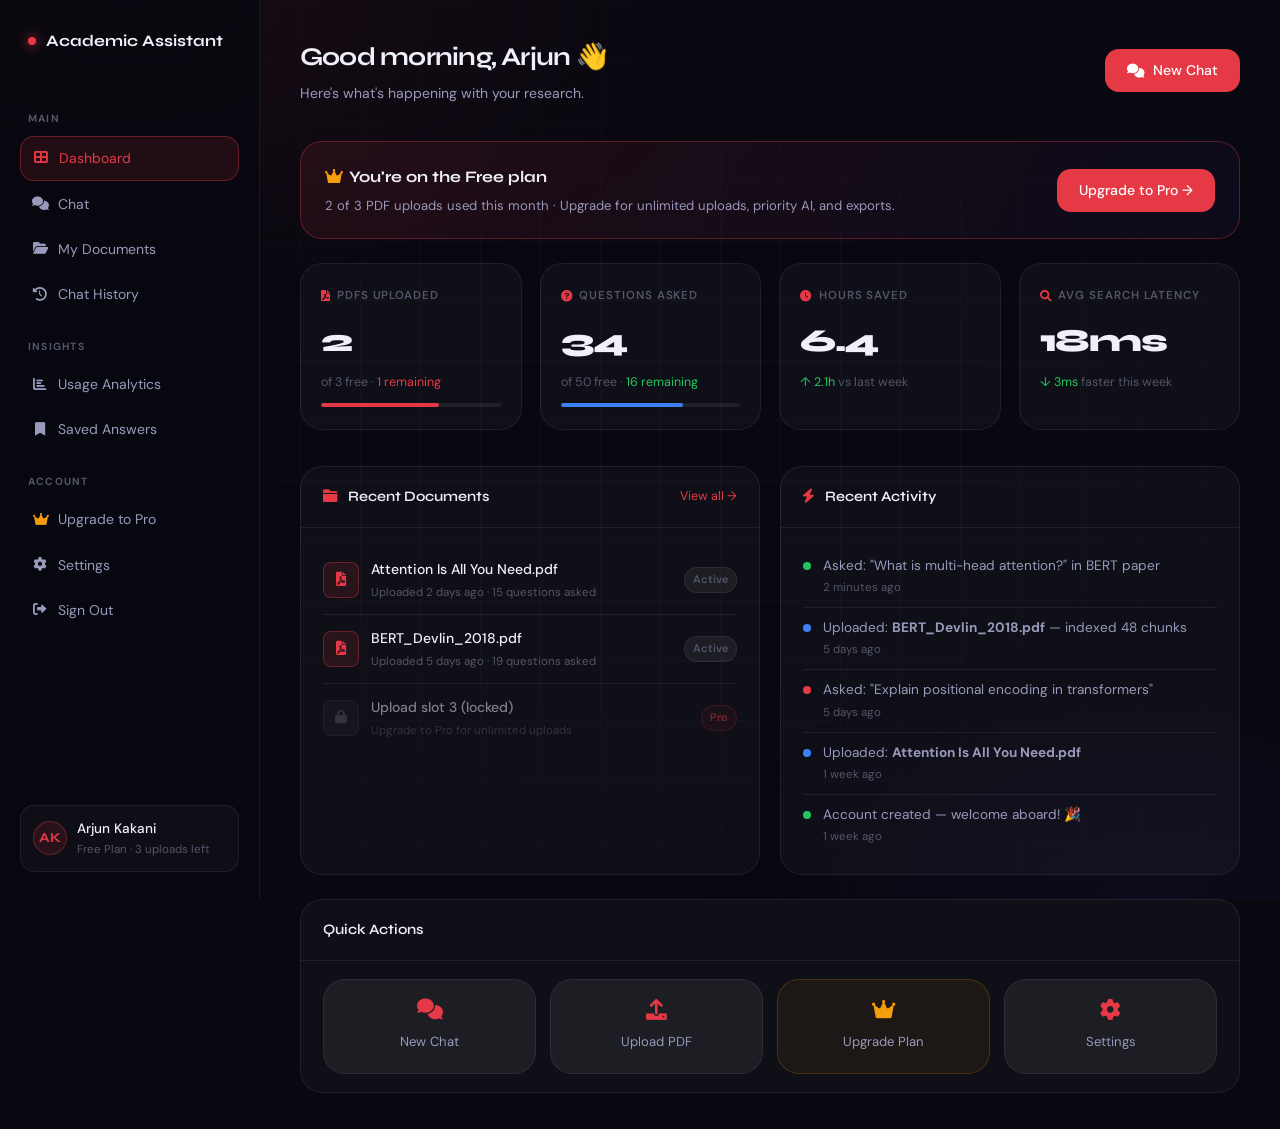
<file: backend/frontend/dashboard.html>
<!DOCTYPE html>
<html lang="en">
<head>
  <meta charset="UTF-8">
  <meta name="viewport" content="width=device-width, initial-scale=1.0">
  <title>Dashboard · Smart Academic Assistant</title>
  <link href="https://fonts.googleapis.com/css2?family=Syne:wght@400;500;600;700;800&family=DM+Sans:ital,opsz,wght@0,9..40,300;0,9..40,400;0,9..40,500;1,9..40,300&display=swap" rel="stylesheet">
  <link rel="stylesheet" href="https://cdnjs.cloudflare.com/ajax/libs/font-awesome/6.0.0/css/all.min.css">
  <link rel="stylesheet" href="css/style.css">
  <style>
    .dashboard {
      display: grid;
      grid-template-columns: 260px 1fr;
      min-height: 100vh;
      position: relative;
      z-index: 1;
    }

    /* Sidebar */
    .sidebar {
      background: rgba(8,8,16,0.9);
      border-right: 1px solid var(--border);
      display: flex;
      flex-direction: column;
      padding: 28px 20px;
      position: sticky;
      top: 0;
      height: 100vh;
      overflow-y: auto;
    }

    .sidebar-logo {
      display: flex;
      align-items: center;
      gap: 10px;
      font-family: var(--font-head);
      font-size: 1rem;
      font-weight: 700;
      margin-bottom: 36px;
      padding: 0 8px;
    }

    .sidebar-section {
      font-size: 0.65rem;
      font-weight: 700;
      letter-spacing: 0.12em;
      text-transform: uppercase;
      color: var(--text-3);
      padding: 0 8px;
      margin: 20px 0 8px;
    }

    .sidebar-link {
      display: flex;
      align-items: center;
      gap: 10px;
      padding: 10px 12px;
      border-radius: var(--r);
      font-size: 0.875rem;
      color: var(--text-2);
      transition: all 0.2s;
      cursor: pointer;
      margin-bottom: 2px;
    }

    .sidebar-link:hover {
      background: var(--surface2);
      color: var(--text);
    }

    .sidebar-link.active {
      background: var(--red-dim);
      color: var(--red);
      border: 1px solid var(--red-border);
    }

    .sidebar-link i { width: 16px; text-align: center; font-size: 0.85rem; }

    .sidebar-spacer { flex: 1; }

    .sidebar-user {
      display: flex;
      align-items: center;
      gap: 10px;
      padding: 12px;
      background: var(--surface);
      border: 1px solid var(--border);
      border-radius: var(--r);
      cursor: pointer;
      transition: border-color 0.2s;
    }

    .sidebar-user:hover { border-color: var(--border2); }

    .user-avatar {
      width: 34px;
      height: 34px;
      border-radius: 50%;
      background: var(--red-dim);
      border: 1px solid var(--red-border);
      display: flex;
      align-items: center;
      justify-content: center;
      font-family: var(--font-head);
      font-size: 0.85rem;
      font-weight: 700;
      color: var(--red);
      flex-shrink: 0;
    }

    .user-info { flex: 1; min-width: 0; }
    .user-name { font-size: 0.85rem; font-weight: 500; white-space: nowrap; overflow: hidden; text-overflow: ellipsis; }
    .user-plan { font-size: 0.72rem; color: var(--text-3); }
    .user-plan.premium { color: #f59e0b; }

    /* Main content */
    .dash-main {
      padding: 36px 40px;
      overflow-y: auto;
    }

    .dash-header {
      display: flex;
      align-items: center;
      justify-content: space-between;
      margin-bottom: 36px;
    }

    .dash-header h1 {
      font-family: var(--font-head);
      font-size: 1.6rem;
      font-weight: 700;
      letter-spacing: -0.03em;
    }

    /* Stats row */
    .stats-row {
      display: grid;
      grid-template-columns: repeat(4, 1fr);
      gap: 18px;
      margin-bottom: 36px;
    }

    .stat-card {
      background: var(--surface);
      border: 1px solid var(--border);
      border-radius: var(--r2);
      padding: 22px 20px;
      transition: border-color 0.2s;
    }

    .stat-card:hover { border-color: var(--border2); }

    .stat-card-label {
      font-size: 0.72rem;
      font-weight: 600;
      letter-spacing: 0.08em;
      text-transform: uppercase;
      color: var(--text-3);
      margin-bottom: 10px;
      display: flex;
      align-items: center;
      gap: 6px;
    }

    .stat-card-label i { color: var(--red); }

    .stat-card-value {
      font-family: var(--font-head);
      font-size: 2rem;
      font-weight: 800;
      letter-spacing: -0.04em;
      margin-bottom: 4px;
    }

    .stat-card-sub {
      font-size: 0.78rem;
      color: var(--text-3);
    }

    .stat-card-sub .up { color: #22c55e; }
    .stat-card-sub .down { color: var(--red); }

    /* Usage bar */
    .usage-bar-wrap {
      margin-top: 10px;
    }

    .usage-bar {
      height: 4px;
      background: var(--border);
      border-radius: 4px;
      overflow: hidden;
    }

    .usage-fill {
      height: 100%;
      border-radius: 4px;
      background: var(--red);
    }

    /* Two column layout */
    .dash-cols {
      display: grid;
      grid-template-columns: 1fr 1fr;
      gap: 20px;
      margin-bottom: 24px;
    }

    /* Section card */
    .dash-card {
      background: var(--surface);
      border: 1px solid var(--border);
      border-radius: var(--r2);
      overflow: hidden;
    }

    .dash-card-head {
      padding: 18px 22px;
      border-bottom: 1px solid var(--border);
      display: flex;
      align-items: center;
      justify-content: space-between;
    }

    .dash-card-head h3 {
      font-family: var(--font-head);
      font-size: 0.9rem;
      font-weight: 600;
    }

    .dash-card-body { padding: 18px 22px; }

    /* Document list */
    .doc-row {
      display: flex;
      align-items: center;
      gap: 12px;
      padding: 12px 0;
      border-bottom: 1px solid var(--border);
      transition: background 0.15s;
      cursor: pointer;
    }

    .doc-row:last-child { border-bottom: none; }
    .doc-row:hover { background: rgba(255,255,255,0.02); margin: 0 -22px; padding: 12px 22px; }

    .doc-icon {
      width: 36px;
      height: 36px;
      border-radius: 8px;
      background: var(--red-dim);
      border: 1px solid var(--red-border);
      display: flex;
      align-items: center;
      justify-content: center;
      color: var(--red);
      font-size: 0.85rem;
      flex-shrink: 0;
    }

    .doc-info { flex: 1; min-width: 0; }
    .doc-name { font-size: 0.875rem; font-weight: 500; white-space: nowrap; overflow: hidden; text-overflow: ellipsis; }
    .doc-meta { font-size: 0.72rem; color: var(--text-3); margin-top: 2px; }

    .doc-tag {
      font-size: 0.68rem;
      font-weight: 600;
      padding: 3px 8px;
      border-radius: 40px;
      background: var(--surface2);
      color: var(--text-3);
      border: 1px solid var(--border);
    }

    /* Activity feed */
    .activity-item {
      display: flex;
      align-items: flex-start;
      gap: 12px;
      padding: 10px 0;
      border-bottom: 1px solid var(--border);
    }

    .activity-item:last-child { border-bottom: none; }

    .activity-dot {
      width: 8px;
      height: 8px;
      border-radius: 50%;
      background: var(--red);
      margin-top: 6px;
      flex-shrink: 0;
    }

    .activity-dot.green { background: #22c55e; }
    .activity-dot.blue { background: #3b82f6; }

    .activity-text { font-size: 0.85rem; color: var(--text-2); line-height: 1.5; }
    .activity-time { font-size: 0.72rem; color: var(--text-3); margin-top: 2px; }

    /* Upgrade banner */
    .upgrade-banner {
      background: linear-gradient(120deg, rgba(230,57,70,0.1), rgba(100,60,200,0.06));
      border: 1px solid var(--red-border);
      border-radius: var(--r2);
      padding: 22px 24px;
      display: flex;
      align-items: center;
      justify-content: space-between;
      gap: 20px;
      margin-bottom: 24px;
    }

    .upgrade-banner-text h4 {
      font-family: var(--font-head);
      font-size: 1rem;
      font-weight: 700;
      margin-bottom: 4px;
    }

    .upgrade-banner-text p {
      font-size: 0.82rem;
      color: var(--text-2);
    }

    @media (max-width: 900px) {
      .dashboard { grid-template-columns: 1fr; }
      .sidebar { display: none; }
      .dash-main { padding: 24px 20px; }
      .stats-row { grid-template-columns: 1fr 1fr; }
      .dash-cols { grid-template-columns: 1fr; }
    }

    @media (max-width: 560px) {
      .stats-row { grid-template-columns: 1fr; }
    }
  </style>
</head>
<body>

<div class="dashboard">

  <!-- Sidebar -->
  <aside class="sidebar">
    <a href="index.html" class="sidebar-logo">
      <span class="logo-dot"></span>
      Academic Assistant
    </a>

    <div class="sidebar-section">Main</div>
    <a href="dashboard.html" class="sidebar-link active"><i class="fas fa-th-large"></i> Dashboard</a>
    <a href="chat.html" class="sidebar-link"><i class="fas fa-comments"></i> Chat</a>
    <a href="#" class="sidebar-link"><i class="fas fa-folder-open"></i> My Documents</a>
    <a href="#" class="sidebar-link"><i class="fas fa-history"></i> Chat History</a>

    <div class="sidebar-section">Insights</div>
    <a href="#" class="sidebar-link"><i class="fas fa-chart-bar"></i> Usage Analytics</a>
    <a href="#" class="sidebar-link"><i class="fas fa-bookmark"></i> Saved Answers</a>

    <div class="sidebar-section">Account</div>
    <a href="pricing.html" class="sidebar-link"><i class="fas fa-crown" style="color:#f59e0b"></i> Upgrade to Pro</a>
    <a href="#" class="sidebar-link"><i class="fas fa-cog"></i> Settings</a>
    <a href="login.html" class="sidebar-link"><i class="fas fa-sign-out-alt"></i> Sign Out</a>

    <div class="sidebar-spacer"></div>

    <div class="sidebar-user">
      <div class="user-avatar">AK</div>
      <div class="user-info">
        <div class="user-name">Arjun Kakani</div>
        <div class="user-plan">Free Plan · 3 uploads left</div>
      </div>
    </div>
  </aside>

  <!-- Main -->
  <main class="dash-main">
    <div class="dash-header">
      <div>
        <h1>Good morning, Arjun 👋</h1>
        <p style="font-size:0.875rem;color:var(--text-2);margin-top:4px">Here's what's happening with your research.</p>
      </div>
      <a href="chat.html" class="btn-primary"><i class="fas fa-comments"></i> New Chat</a>
    </div>

    <!-- Upgrade banner (free users) -->
    <div class="upgrade-banner">
      <div class="upgrade-banner-text">
        <h4><i class="fas fa-crown" style="color:#f59e0b;margin-right:6px"></i>You're on the Free plan</h4>
        <p>2 of 3 PDF uploads used this month · Upgrade for unlimited uploads, priority AI, and exports.</p>
      </div>
      <a href="pricing.html" class="btn-primary" style="white-space:nowrap;flex-shrink:0">
        Upgrade to Pro →
      </a>
    </div>

    <!-- Stats -->
    <div class="stats-row">
      <div class="stat-card">
        <div class="stat-card-label"><i class="fas fa-file-pdf"></i> PDFs Uploaded</div>
        <div class="stat-card-value">2</div>
        <div class="stat-card-sub">of 3 free · <span class="down">1 remaining</span></div>
        <div class="usage-bar-wrap">
          <div class="usage-bar"><div class="usage-fill" style="width:66%"></div></div>
        </div>
      </div>
      <div class="stat-card">
        <div class="stat-card-label"><i class="fas fa-question-circle"></i> Questions Asked</div>
        <div class="stat-card-value">34</div>
        <div class="stat-card-sub">of 50 free · <span class="up">16 remaining</span></div>
        <div class="usage-bar-wrap">
          <div class="usage-bar"><div class="usage-fill" style="width:68%;background:#3b82f6"></div></div>
        </div>
      </div>
      <div class="stat-card">
        <div class="stat-card-label"><i class="fas fa-clock"></i> Hours Saved</div>
        <div class="stat-card-value">6.4</div>
        <div class="stat-card-sub"><span class="up">↑ 2.1h</span> vs last week</div>
      </div>
      <div class="stat-card">
        <div class="stat-card-label"><i class="fas fa-search"></i> Avg Search Latency</div>
        <div class="stat-card-value">18ms</div>
        <div class="stat-card-sub"><span class="up">↓ 3ms</span> faster this week</div>
      </div>
    </div>

    <!-- Two col -->
    <div class="dash-cols">
      <!-- Documents -->
      <div class="dash-card">
        <div class="dash-card-head">
          <h3><i class="fas fa-folder" style="color:var(--red);margin-right:8px"></i> Recent Documents</h3>
          <a href="#" style="font-size:0.78rem;color:var(--red)">View all →</a>
        </div>
        <div class="dash-card-body">
          <div class="doc-row">
            <div class="doc-icon"><i class="fas fa-file-pdf"></i></div>
            <div class="doc-info">
              <div class="doc-name">Attention Is All You Need.pdf</div>
              <div class="doc-meta">Uploaded 2 days ago · 15 questions asked</div>
            </div>
            <span class="doc-tag">Active</span>
          </div>
          <div class="doc-row">
            <div class="doc-icon"><i class="fas fa-file-pdf"></i></div>
            <div class="doc-info">
              <div class="doc-name">BERT_Devlin_2018.pdf</div>
              <div class="doc-meta">Uploaded 5 days ago · 19 questions asked</div>
            </div>
            <span class="doc-tag">Active</span>
          </div>
          <div class="doc-row" style="opacity:0.5">
            <div class="doc-icon" style="border-color:var(--border);background:var(--surface2);color:var(--text-3)"><i class="fas fa-lock"></i></div>
            <div class="doc-info">
              <div class="doc-name">Upload slot 3 (locked)</div>
              <div class="doc-meta">Upgrade to Pro for unlimited uploads</div>
            </div>
            <a href="pricing.html" class="doc-tag" style="color:var(--red);border-color:var(--red-border);background:var(--red-dim)">Pro</a>
          </div>
        </div>
      </div>

      <!-- Activity feed -->
      <div class="dash-card">
        <div class="dash-card-head">
          <h3><i class="fas fa-bolt" style="color:var(--red);margin-right:8px"></i> Recent Activity</h3>
        </div>
        <div class="dash-card-body">
          <div class="activity-item">
            <div class="activity-dot green"></div>
            <div>
              <div class="activity-text">Asked: "What is multi-head attention?" in BERT paper</div>
              <div class="activity-time">2 minutes ago</div>
            </div>
          </div>
          <div class="activity-item">
            <div class="activity-dot blue"></div>
            <div>
              <div class="activity-text">Uploaded: <strong>BERT_Devlin_2018.pdf</strong> — indexed 48 chunks</div>
              <div class="activity-time">5 days ago</div>
            </div>
          </div>
          <div class="activity-item">
            <div class="activity-dot"></div>
            <div>
              <div class="activity-text">Asked: "Explain positional encoding in transformers"</div>
              <div class="activity-time">5 days ago</div>
            </div>
          </div>
          <div class="activity-item">
            <div class="activity-dot blue"></div>
            <div>
              <div class="activity-text">Uploaded: <strong>Attention Is All You Need.pdf</strong></div>
              <div class="activity-time">1 week ago</div>
            </div>
          </div>
          <div class="activity-item">
            <div class="activity-dot green"></div>
            <div>
              <div class="activity-text">Account created — welcome aboard! 🎉</div>
              <div class="activity-time">1 week ago</div>
            </div>
          </div>
        </div>
      </div>
    </div>

    <!-- Quick actions -->
    <div class="dash-card">
      <div class="dash-card-head">
        <h3>Quick Actions</h3>
      </div>
      <div class="dash-card-body" style="display:grid;grid-template-columns:repeat(4,1fr);gap:14px;">
        <a href="chat.html" style="display:flex;flex-direction:column;align-items:center;gap:10px;padding:20px 16px;background:var(--surface2);border:1px solid var(--border);border-radius:var(--r2);transition:all 0.2s;text-align:center;" onmouseover="this.style.borderColor='var(--red-border)'" onmouseout="this.style.borderColor='var(--border)'">
          <i class="fas fa-comments" style="font-size:1.3rem;color:var(--red)"></i>
          <span style="font-size:0.82rem;color:var(--text-2)">New Chat</span>
        </a>
        <div style="display:flex;flex-direction:column;align-items:center;gap:10px;padding:20px 16px;background:var(--surface2);border:1px solid var(--border);border-radius:var(--r2);transition:all 0.2s;text-align:center;cursor:pointer" onmouseover="this.style.borderColor='var(--red-border)'" onmouseout="this.style.borderColor='var(--border)'">
          <i class="fas fa-upload" style="font-size:1.3rem;color:var(--red)"></i>
          <span style="font-size:0.82rem;color:var(--text-2)">Upload PDF</span>
        </div>
        <a href="pricing.html" style="display:flex;flex-direction:column;align-items:center;gap:10px;padding:20px 16px;background:rgba(245,158,11,0.06);border:1px solid rgba(245,158,11,0.2);border-radius:var(--r2);transition:all 0.2s;text-align:center;">
          <i class="fas fa-crown" style="font-size:1.3rem;color:#f59e0b"></i>
          <span style="font-size:0.82rem;color:var(--text-2)">Upgrade Plan</span>
        </a>
        <div style="display:flex;flex-direction:column;align-items:center;gap:10px;padding:20px 16px;background:var(--surface2);border:1px solid var(--border);border-radius:var(--r2);transition:all 0.2s;text-align:center;cursor:pointer" onmouseover="this.style.borderColor='var(--red-border)'" onmouseout="this.style.borderColor='var(--border)'">
          <i class="fas fa-cog" style="font-size:1.3rem;color:var(--red)"></i>
          <span style="font-size:0.82rem;color:var(--text-2)">Settings</span>
        </div>
      </div>
    </div>

  </main>
</div>

</body>
</html>
</file>
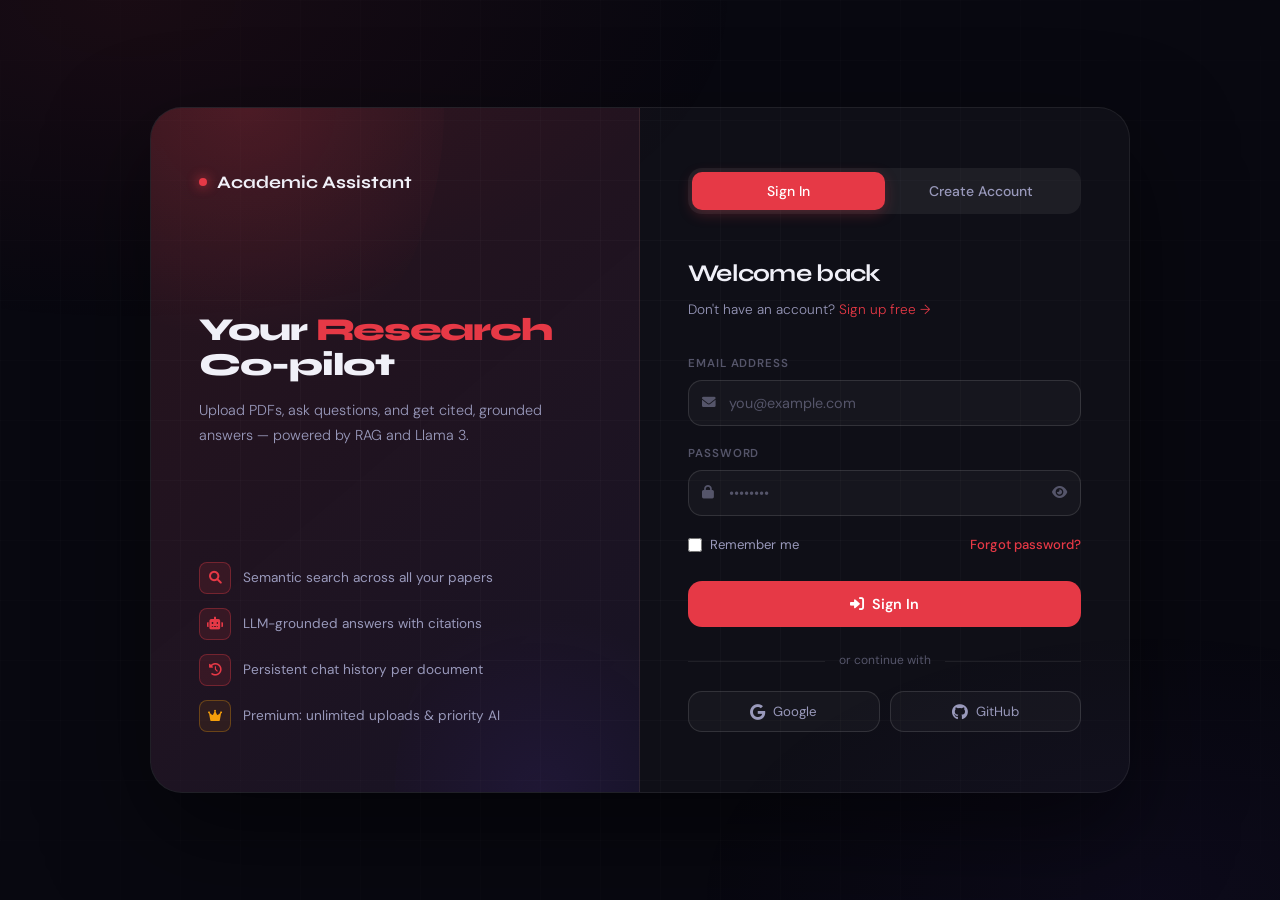
<file: backend/frontend/login.html>
<!DOCTYPE html>
<html lang="en">
<head>
  <meta charset="UTF-8">
  <meta name="viewport" content="width=device-width, initial-scale=1.0">
  <title>Sign In · Smart Academic Assistant</title>
  <link href="https://fonts.googleapis.com/css2?family=Syne:wght@400;500;600;700;800&family=DM+Sans:ital,opsz,wght@0,9..40,300;0,9..40,400;0,9..40,500;1,9..40,300&display=swap" rel="stylesheet">
  <link rel="stylesheet" href="https://cdnjs.cloudflare.com/ajax/libs/font-awesome/6.0.0/css/all.min.css">
  <link rel="stylesheet" href="css/style.css">
  <style>
    .auth-page {
      min-height: 100vh;
      display: flex;
      align-items: center;
      justify-content: center;
      padding: 24px;
      position: relative;
      z-index: 1;
    }

    .auth-split {
      display: grid;
      grid-template-columns: 1fr 1fr;
      max-width: 980px;
      width: 100%;
      background: var(--surface);
      border: 1px solid var(--border);
      border-radius: var(--r3);
      overflow: hidden;
      box-shadow: 0 40px 100px rgba(0,0,0,0.5);
    }

    /* Left panel */
    .auth-brand-panel {
      background: linear-gradient(140deg, rgba(230,57,70,0.12) 0%, rgba(100,60,200,0.08) 100%);
      border-right: 1px solid var(--border);
      padding: 60px 48px;
      display: flex;
      flex-direction: column;
      justify-content: space-between;
      position: relative;
      overflow: hidden;
    }

    .auth-brand-panel::before {
      content: '';
      position: absolute;
      top: -40%;
      left: -20%;
      width: 80%;
      height: 80%;
      border-radius: 50%;
      background: radial-gradient(circle, rgba(230,57,70,0.15), transparent 70%);
      pointer-events: none;
    }

    .auth-brand-panel::after {
      content: '';
      position: absolute;
      bottom: -30%;
      right: -10%;
      width: 60%;
      height: 60%;
      border-radius: 50%;
      background: radial-gradient(circle, rgba(100,60,200,0.1), transparent 70%);
      pointer-events: none;
    }

    .auth-logo {
      display: flex;
      align-items: center;
      gap: 10px;
      font-family: var(--font-head);
      font-size: 1.1rem;
      font-weight: 700;
      position: relative;
      z-index: 2;
    }

    .auth-brand-content {
      position: relative;
      z-index: 2;
    }

    .auth-brand-content h2 {
      font-family: var(--font-head);
      font-size: 2rem;
      font-weight: 800;
      letter-spacing: -0.04em;
      line-height: 1.1;
      margin-bottom: 16px;
    }

    .auth-brand-content h2 em {
      font-style: normal;
      color: var(--red);
    }

    .auth-brand-content p {
      font-size: 0.9rem;
      color: var(--text-2);
      line-height: 1.7;
      font-weight: 300;
    }

    .auth-brand-features {
      display: flex;
      flex-direction: column;
      gap: 14px;
      position: relative;
      z-index: 2;
    }

    .auth-brand-feat {
      display: flex;
      align-items: center;
      gap: 12px;
      font-size: 0.85rem;
      color: var(--text-2);
    }

    .auth-brand-feat i {
      width: 32px;
      height: 32px;
      background: var(--red-dim);
      border: 1px solid var(--red-border);
      border-radius: 8px;
      display: flex;
      align-items: center;
      justify-content: center;
      color: var(--red);
      font-size: 0.8rem;
      flex-shrink: 0;
    }

    /* Right panel - form */
    .auth-form-panel {
      padding: 60px 48px;
      display: flex;
      flex-direction: column;
      justify-content: center;
    }

    .auth-tabs {
      display: flex;
      gap: 0;
      background: var(--surface2);
      border-radius: var(--r);
      padding: 4px;
      margin-bottom: 40px;
    }

    .auth-tab {
      flex: 1;
      padding: 10px;
      text-align: center;
      font-size: 0.875rem;
      font-weight: 500;
      color: var(--text-2);
      border-radius: 10px;
      cursor: pointer;
      transition: all 0.25s;
      border: none;
      background: none;
    }

    .auth-tab.active {
      background: var(--red);
      color: #fff;
      box-shadow: 0 4px 14px var(--red-glow);
    }

    .auth-form-title {
      font-family: var(--font-head);
      font-size: 1.5rem;
      font-weight: 700;
      letter-spacing: -0.03em;
      margin-bottom: 6px;
    }

    .auth-form-sub {
      font-size: 0.85rem;
      color: var(--text-2);
      margin-bottom: 32px;
      font-weight: 300;
    }

    .auth-form-sub a {
      color: var(--red);
    }

    .auth-field {
      margin-bottom: 18px;
    }

    .auth-field label {
      display: block;
      font-size: 0.72rem;
      font-weight: 600;
      letter-spacing: 0.08em;
      text-transform: uppercase;
      color: var(--text-3);
      margin-bottom: 7px;
    }

    .auth-input-wrap {
      position: relative;
    }

    .auth-input-wrap i.field-icon {
      position: absolute;
      left: 14px;
      top: 50%;
      transform: translateY(-50%);
      color: var(--text-3);
      font-size: 0.85rem;
      pointer-events: none;
    }

    .auth-input-wrap input {
      width: 100%;
      background: var(--surface);
      border: 1px solid var(--border2);
      border-radius: var(--r);
      padding: 13px 14px 13px 40px;
      color: var(--text);
      font-family: var(--font-body);
      font-size: 0.9rem;
      transition: border-color 0.2s, box-shadow 0.2s;
    }

    .auth-input-wrap input:focus {
      outline: none;
      border-color: var(--red);
      box-shadow: 0 0 0 3px var(--red-dim);
    }

    .auth-input-wrap input::placeholder { color: var(--text-3); }

    .auth-input-wrap .toggle-pw {
      position: absolute;
      right: 14px;
      top: 50%;
      transform: translateY(-50%);
      color: var(--text-3);
      cursor: pointer;
      font-size: 0.85rem;
      transition: color 0.2s;
    }

    .auth-input-wrap .toggle-pw:hover { color: var(--text-2); }

    .auth-row {
      display: flex;
      align-items: center;
      justify-content: space-between;
      margin-bottom: 26px;
      font-size: 0.82rem;
    }

    .auth-check {
      display: flex;
      align-items: center;
      gap: 8px;
      color: var(--text-2);
      cursor: pointer;
    }

    .auth-check input[type="checkbox"] {
      accent-color: var(--red);
      width: 14px;
      height: 14px;
    }

    .auth-forgot {
      color: var(--red);
      font-weight: 500;
      transition: opacity 0.2s;
    }

    .auth-forgot:hover { opacity: 0.7; }

    .auth-submit {
      width: 100%;
      padding: 14px;
      background: var(--red);
      color: #fff;
      border: none;
      border-radius: var(--r);
      font-family: var(--font-body);
      font-size: 0.9rem;
      font-weight: 600;
      cursor: pointer;
      transition: opacity 0.2s, transform 0.2s, box-shadow 0.2s;
      display: flex;
      align-items: center;
      justify-content: center;
      gap: 8px;
      margin-bottom: 24px;
    }

    .auth-submit:hover {
      opacity: 0.88;
      transform: translateY(-1px);
      box-shadow: 0 8px 28px var(--red-glow);
    }

    .auth-divider {
      display: flex;
      align-items: center;
      gap: 14px;
      margin-bottom: 20px;
    }

    .auth-divider::before, .auth-divider::after {
      content: '';
      flex: 1;
      height: 1px;
      background: var(--border);
    }

    .auth-divider span {
      font-size: 0.75rem;
      color: var(--text-3);
      white-space: nowrap;
    }

    .social-btns {
      display: grid;
      grid-template-columns: 1fr 1fr;
      gap: 10px;
    }

    .social-btn {
      display: flex;
      align-items: center;
      justify-content: center;
      gap: 8px;
      padding: 11px;
      background: var(--surface);
      border: 1px solid var(--border2);
      border-radius: var(--r);
      font-size: 0.83rem;
      color: var(--text-2);
      cursor: pointer;
      transition: all 0.2s;
      font-family: var(--font-body);
    }

    .social-btn:hover {
      background: var(--surface2);
      border-color: var(--border2);
      color: var(--text);
    }

    .social-btn i { font-size: 1rem; }

    /* Panel switch animation */
    .auth-panel { display: none; }
    .auth-panel.active { display: block; }

    /* Notification toast */
    .toast {
      position: fixed;
      bottom: 28px;
      right: 28px;
      background: #0d0d1a;
      border: 1px solid var(--border2);
      border-radius: var(--r);
      padding: 14px 20px;
      display: flex;
      align-items: center;
      gap: 10px;
      font-size: 0.85rem;
      color: var(--text);
      box-shadow: 0 12px 40px rgba(0,0,0,0.5);
      transform: translateY(100px);
      opacity: 0;
      transition: transform 0.35s cubic-bezier(0.34,1.56,0.64,1), opacity 0.3s;
      z-index: 9999;
    }

    .toast.show {
      transform: translateY(0);
      opacity: 1;
    }

    .toast i { color: #22c55e; }
    .toast.error i { color: var(--red); }

    @media (max-width: 700px) {
      .auth-split { grid-template-columns: 1fr; }
      .auth-brand-panel { display: none; }
      .auth-form-panel { padding: 40px 28px; }
    }
  </style>
</head>
<body>

<div class="auth-page">
  <div class="auth-split">

    <!-- Left brand panel -->
    <div class="auth-brand-panel">
      <a href="index.html" class="auth-logo">
        <span class="logo-dot"></span>
        Academic Assistant
      </a>

      <div class="auth-brand-content">
        <h2>Your <em>Research</em><br>Co-pilot</h2>
        <p>Upload PDFs, ask questions, and get cited, grounded answers — powered by RAG and Llama 3.</p>
      </div>

      <div class="auth-brand-features">
        <div class="auth-brand-feat">
          <i class="fas fa-search"></i>
          Semantic search across all your papers
        </div>
        <div class="auth-brand-feat">
          <i class="fas fa-robot"></i>
          LLM-grounded answers with citations
        </div>
        <div class="auth-brand-feat">
          <i class="fas fa-history"></i>
          Persistent chat history per document
        </div>
        <div class="auth-brand-feat">
          <i class="fas fa-crown" style="color:#f59e0b;border-color:rgba(245,158,11,0.3);background:rgba(245,158,11,0.08)"></i>
          Premium: unlimited uploads &amp; priority AI
        </div>
      </div>
    </div>

    <!-- Right form panel -->
    <div class="auth-form-panel">
      <div class="auth-tabs">
        <button class="auth-tab active" onclick="switchTab('login', this)">Sign In</button>
        <button class="auth-tab" onclick="switchTab('signup', this)">Create Account</button>
      </div>

      <!-- LOGIN FORM -->
      <div class="auth-panel active" id="panel-login">
        <div class="auth-form-title">Welcome back</div>
        <div class="auth-form-sub">Don't have an account? <a href="#" onclick="switchTabById('signup')">Sign up free →</a></div>

        <div class="auth-field">
          <label>Email Address</label>
          <div class="auth-input-wrap">
            <i class="fas fa-envelope field-icon"></i>
            <input type="email" id="login-email" placeholder="you@example.com">
          </div>
        </div>

        <div class="auth-field">
          <label>Password</label>
          <div class="auth-input-wrap">
            <i class="fas fa-lock field-icon"></i>
            <input type="password" id="login-pw" placeholder="••••••••">
            <i class="fas fa-eye toggle-pw" onclick="togglePw('login-pw', this)"></i>
          </div>
        </div>

        <div class="auth-row">
          <label class="auth-check">
            <input type="checkbox" id="remember-me"> Remember me
          </label>
          <a href="#" class="auth-forgot">Forgot password?</a>
        </div>

        <button class="auth-submit" onclick="handleLogin()">
          <i class="fas fa-sign-in-alt"></i> Sign In
        </button>

        <div class="auth-divider"><span>or continue with</span></div>

        <div class="social-btns">
          <button class="social-btn" onclick="socialLogin('Google')">
            <i class="fab fa-google"></i> Google
          </button>
          <button class="social-btn" onclick="socialLogin('GitHub')">
            <i class="fab fa-github"></i> GitHub
          </button>
        </div>
      </div>

      <!-- SIGNUP FORM -->
      <div class="auth-panel" id="panel-signup">
        <div class="auth-form-title">Create account</div>
        <div class="auth-form-sub">Already have one? <a href="#" onclick="switchTabById('login')">Sign in →</a></div>

        <div style="display:grid;grid-template-columns:1fr 1fr;gap:14px;">
          <div class="auth-field" style="margin-bottom:0">
            <label>First Name</label>
            <div class="auth-input-wrap">
              <i class="fas fa-user field-icon"></i>
              <input type="text" id="signup-first" placeholder="Arjun">
            </div>
          </div>
          <div class="auth-field" style="margin-bottom:0">
            <label>Last Name</label>
            <div class="auth-input-wrap">
              <i class="fas fa-user field-icon"></i>
              <input type="text" id="signup-last" placeholder="Sharma">
            </div>
          </div>
        </div>

        <div class="auth-field" style="margin-top:18px">
          <label>Email Address</label>
          <div class="auth-input-wrap">
            <i class="fas fa-envelope field-icon"></i>
            <input type="email" id="signup-email" placeholder="you@university.edu">
          </div>
        </div>

        <div class="auth-field">
          <label>Password</label>
          <div class="auth-input-wrap">
            <i class="fas fa-lock field-icon"></i>
            <input type="password" id="signup-pw" placeholder="Min. 8 characters" oninput="checkPwStrength(this.value)">
            <i class="fas fa-eye toggle-pw" onclick="togglePw('signup-pw', this)"></i>
          </div>
          <div id="pw-strength" style="margin-top:7px;height:4px;border-radius:4px;background:var(--border);overflow:hidden;display:none;">
            <div id="pw-bar" style="height:100%;width:0%;transition:width 0.3s,background 0.3s;border-radius:4px;"></div>
          </div>
          <div id="pw-label" style="font-size:0.72rem;color:var(--text-3);margin-top:4px;display:none;"></div>
        </div>

        <div style="margin-bottom:26px;">
          <label class="auth-check" style="font-size:0.82rem;color:var(--text-2)">
            <input type="checkbox" id="terms-check">
            I agree to the <a href="#" style="color:var(--red)">Terms of Service</a> and <a href="#" style="color:var(--red)">Privacy Policy</a>
          </label>
        </div>

        <button class="auth-submit" onclick="handleSignup()">
          <i class="fas fa-user-plus"></i> Create Account
        </button>

        <div class="auth-divider"><span>or continue with</span></div>

        <div class="social-btns">
          <button class="social-btn" onclick="socialLogin('Google')">
            <i class="fab fa-google"></i> Google
          </button>
          <button class="social-btn" onclick="socialLogin('GitHub')">
            <i class="fab fa-github"></i> GitHub
          </button>
        </div>
      </div>
    </div><!-- /auth-form-panel -->

  </div><!-- /auth-split -->
</div>

<!-- Toast -->
<div class="toast" id="toast"><i class="fas fa-check-circle"></i> <span id="toast-msg"></span></div>

<script>
function switchTab(id, btn) {
  document.querySelectorAll('.auth-tab').forEach(t => t.classList.remove('active'));
  btn.classList.add('active');
  document.querySelectorAll('.auth-panel').forEach(p => p.classList.remove('active'));
  document.getElementById('panel-' + id).classList.add('active');
}

function switchTabById(id) {
  const tabs = document.querySelectorAll('.auth-tab');
  if (id === 'login') { switchTab('login', tabs[0]); }
  else { switchTab('signup', tabs[1]); }
}

function togglePw(id, icon) {
  const input = document.getElementById(id);
  if (input.type === 'password') {
    input.type = 'text';
    icon.classList.replace('fa-eye', 'fa-eye-slash');
  } else {
    input.type = 'password';
    icon.classList.replace('fa-eye-slash', 'fa-eye');
  }
}

function checkPwStrength(pw) {
  const bar = document.getElementById('pw-bar');
  const label = document.getElementById('pw-label');
  const strength = document.getElementById('pw-strength');
  strength.style.display = 'block'; label.style.display = 'block';
  let score = 0;
  if (pw.length >= 8) score++;
  if (/[A-Z]/.test(pw)) score++;
  if (/[0-9]/.test(pw)) score++;
  if (/[^A-Za-z0-9]/.test(pw)) score++;
  const widths = ['25%','50%','75%','100%'];
  const colors = ['#e63946','#f59e0b','#3b82f6','#22c55e'];
  const labels = ['Weak','Fair','Good','Strong'];
  bar.style.width = widths[score-1] || '0%';
  bar.style.background = colors[score-1] || 'var(--border)';
  label.textContent = score > 0 ? labels[score-1] : '';
  label.style.color = colors[score-1] || 'var(--text-3)';
}

function showToast(msg, isError = false) {
  const t = document.getElementById('toast');
  const icon = t.querySelector('i');
  document.getElementById('toast-msg').textContent = msg;
  t.className = 'toast' + (isError ? ' error' : '');
  icon.className = isError ? 'fas fa-times-circle' : 'fas fa-check-circle';
  t.classList.add('show');
  setTimeout(() => t.classList.remove('show'), 3200);
}

function handleLogin() {
  const email = document.getElementById('login-email').value;
  const pw = document.getElementById('login-pw').value;
  if (!email || !pw) { showToast('Please fill in all fields', true); return; }
  // Simulate login — replace with real auth
  showToast('Signing in… redirecting to chat.');
  setTimeout(() => window.location.href = 'chat.html', 1400);
}

function handleSignup() {
  const first = document.getElementById('signup-first').value;
  const email = document.getElementById('signup-email').value;
  const pw = document.getElementById('signup-pw').value;
  const terms = document.getElementById('terms-check').checked;
  if (!first || !email || !pw) { showToast('Please fill in all fields', true); return; }
  if (!terms) { showToast('Please accept the terms to continue', true); return; }
  if (pw.length < 8) { showToast('Password must be at least 8 characters', true); return; }
  showToast('Account created! Redirecting…');
  setTimeout(() => window.location.href = 'chat.html', 1400);
}

function socialLogin(provider) {
  showToast(`Connecting to ${provider}…`);
  setTimeout(() => window.location.href = 'chat.html', 1400);
}
</script>
</body>
</html>
</file>
<file: backend/frontend/css/style.css>
@import url('https://fonts.googleapis.com/css2?family=Syne:wght@400;500;600;700;800&family=DM+Sans:ital,opsz,wght@0,9..40,300;0,9..40,400;0,9..40,500;1,9..40,300&display=swap');

/* ═══════════════════════════════════════════════
   DESIGN TOKENS
═══════════════════════════════════════════════ */
:root {
  --red:        #e63946;
  --red-dim:    rgba(230, 57, 70, 0.12);
  --red-glow:   rgba(230, 57, 70, 0.25);
  --red-border: rgba(230, 57, 70, 0.35);

  --bg:         #080810;
  --bg2:        #0d0d1a;
  --surface:    rgba(255,255,255,0.03);
  --surface2:   rgba(255,255,255,0.06);
  --border:     rgba(255,255,255,0.07);
  --border2:    rgba(255,255,255,0.12);

  --text:       #f0f0f8;
  --text-2:     #9999bb;
  --text-3:     #55556a;

  --font-head:  'Syne', sans-serif;
  --font-body:  'DM Sans', sans-serif;

  --r:  14px;
  --r2: 22px;
  --r3: 32px;
  --max: 1100px;
}

/* ═══════════════════════════════════════════════
   RESET & BASE
═══════════════════════════════════════════════ */
*, *::before, *::after { box-sizing: border-box; margin: 0; padding: 0; }

html { scroll-behavior: smooth; }

body {
  font-family: var(--font-body);
  background: var(--bg);
  color: var(--text);
  line-height: 1.65;
  overflow-x: hidden;
  min-height: 100vh;
  -webkit-font-smoothing: antialiased;
}

a { text-decoration: none; color: inherit; }
ul { list-style: none; }
button { font-family: var(--font-body); cursor: pointer; border: none; background: none; }

/* ═══════════════════════════════════════════════
   BACKGROUND — LAYERED GRID + GLOW
═══════════════════════════════════════════════ */
body::before {
  content: '';
  position: fixed;
  inset: 0;
  background:
    radial-gradient(ellipse 80% 60% at 10% 0%, rgba(230,57,70,0.08) 0%, transparent 60%),
    radial-gradient(ellipse 60% 50% at 90% 100%, rgba(100,60,200,0.06) 0%, transparent 60%);
  pointer-events: none;
  z-index: 0;
}

body::after {
  content: '';
  position: fixed;
  inset: 0;
  background-image:
    linear-gradient(rgba(255,255,255,0.025) 1px, transparent 1px),
    linear-gradient(90deg, rgba(255,255,255,0.025) 1px, transparent 1px);
  background-size: 60px 60px;
  pointer-events: none;
  z-index: 0;
  mask-image: radial-gradient(ellipse 80% 80% at 50% 50%, black 30%, transparent 100%);
}

/* ═══════════════════════════════════════════════
   NAVBAR
═══════════════════════════════════════════════ */
.navbar {
  display: flex;
  align-items: center;
  justify-content: space-between;
  padding: 0 48px;
  height: 68px;
  position: sticky;
  top: 0;
  z-index: 200;
  background: rgba(8,8,16,0.7);
  backdrop-filter: blur(24px);
  -webkit-backdrop-filter: blur(24px);
  border-bottom: 1px solid var(--border);
}

.logo {
  font-family: var(--font-head);
  font-size: 1.15rem;
  font-weight: 700;
  letter-spacing: -0.02em;
  display: flex;
  align-items: center;
  gap: 8px;
  color: var(--text);
}

.logo-dot {
  width: 8px;
  height: 8px;
  background: var(--red);
  border-radius: 50%;
  box-shadow: 0 0 12px var(--red);
  animation: pulse-dot 2.5s ease-in-out infinite;
}

@keyframes pulse-dot {
  0%, 100% { opacity: 1; transform: scale(1); }
  50% { opacity: 0.5; transform: scale(0.7); }
}

.navbar ul {
  display: flex;
  gap: 36px;
}

.nav-link {
  font-size: 0.875rem;
  font-weight: 400;
  color: var(--text-2);
  transition: color 0.2s;
  letter-spacing: 0.01em;
}

.nav-link:hover, .nav-link.active {
  color: var(--text);
}

.nav-link.active {
  position: relative;
}

.nav-link.active::after {
  content: '';
  position: absolute;
  bottom: -4px;
  left: 0;
  right: 0;
  height: 1px;
  background: var(--red);
}

/* ═══════════════════════════════════════════════
   BUTTONS
═══════════════════════════════════════════════ */
.btn-primary {
  display: inline-flex;
  align-items: center;
  gap: 8px;
  background: var(--red);
  color: #fff;
  font-family: var(--font-body);
  font-size: 0.875rem;
  font-weight: 500;
  padding: 10px 22px;
  border-radius: var(--r);
  transition: opacity 0.2s, transform 0.2s, box-shadow 0.2s;
  white-space: nowrap;
  border: none;
  cursor: pointer;
}

.btn-primary:hover {
  opacity: 0.88;
  transform: translateY(-1px);
  box-shadow: 0 8px 24px var(--red-glow);
}

.btn-outline {
  display: inline-flex;
  align-items: center;
  gap: 8px;
  background: transparent;
  color: var(--text-2);
  font-family: var(--font-body);
  font-size: 0.875rem;
  font-weight: 500;
  padding: 10px 22px;
  border-radius: var(--r);
  border: 1px solid var(--border2);
  transition: background 0.2s, color 0.2s, border-color 0.2s;
  white-space: nowrap;
  cursor: pointer;
}

.btn-outline:hover {
  background: var(--surface2);
  color: var(--text);
  border-color: var(--red-border);
}

/* ═══════════════════════════════════════════════
   GLASS CARD
═══════════════════════════════════════════════ */
.glass {
  background: var(--surface);
  border: 1px solid var(--border);
  border-radius: var(--r2);
  backdrop-filter: blur(20px);
  -webkit-backdrop-filter: blur(20px);
  transition: background 0.25s, border-color 0.25s, transform 0.25s;
}

.glass:hover {
  background: var(--surface2);
  border-color: var(--border2);
}

.glass-red:hover {
  border-color: var(--red-border);
  box-shadow: 0 0 30px var(--red-dim);
}

/* ═══════════════════════════════════════════════
   HERO
═══════════════════════════════════════════════ */
.hero {
  position: relative;
  z-index: 1;
  text-align: center;
  padding: 110px 24px 80px;
}

.hero-eyebrow {
  display: inline-flex;
  align-items: center;
  gap: 8px;
  font-size: 0.75rem;
  font-weight: 500;
  letter-spacing: 0.12em;
  text-transform: uppercase;
  color: var(--red);
  background: var(--red-dim);
  border: 1px solid var(--red-border);
  padding: 6px 14px;
  border-radius: 40px;
  margin-bottom: 32px;
}

.hero-eyebrow::before {
  content: '';
  width: 6px;
  height: 6px;
  border-radius: 50%;
  background: var(--red);
}

.hero h1 {
  font-family: var(--font-head);
  font-size: clamp(2.8rem, 6vw, 5rem);
  font-weight: 800;
  line-height: 1.08;
  letter-spacing: -0.035em;
  max-width: 820px;
  margin: 0 auto 24px;
  color: var(--text);
}

.hero h1 em {
  font-style: normal;
  color: var(--red);
}

.hero-sub {
  font-size: 1.1rem;
  color: var(--text-2);
  max-width: 520px;
  margin: 0 auto 40px;
  font-weight: 300;
  line-height: 1.7;
}

.hero-cta {
  display: flex;
  gap: 14px;
  justify-content: center;
  flex-wrap: wrap;
  margin-bottom: 72px;
}

.hero-stats {
  display: flex;
  justify-content: center;
  gap: 0;
  max-width: 560px;
  margin: 0 auto;
  border: 1px solid var(--border);
  border-radius: var(--r2);
  background: var(--surface);
  overflow: hidden;
}

.stat-item {
  flex: 1;
  padding: 20px 16px;
  text-align: center;
  border-right: 1px solid var(--border);
  position: relative;
}

.stat-item:last-child { border-right: none; }

.stat-num {
  display: block;
  font-family: var(--font-head);
  font-size: 1.6rem;
  font-weight: 700;
  color: var(--text);
  letter-spacing: -0.03em;
}

.stat-label {
  font-size: 0.75rem;
  color: var(--text-3);
  letter-spacing: 0.04em;
  text-transform: uppercase;
}

/* ═══════════════════════════════════════════════
   SECTION LABEL
═══════════════════════════════════════════════ */
.section-label {
  display: inline-block;
  font-size: 0.7rem;
  font-weight: 600;
  letter-spacing: 0.14em;
  text-transform: uppercase;
  color: var(--red);
  margin-bottom: 12px;
}

/* ═══════════════════════════════════════════════
   FEATURES SECTION (homepage)
═══════════════════════════════════════════════ */
.features-strip {
  position: relative;
  z-index: 1;
  max-width: var(--max);
  margin: 0 auto;
  padding: 0 24px 100px;
}

.features-strip-head {
  text-align: center;
  margin-bottom: 52px;
}

.features-strip-head h2 {
  font-family: var(--font-head);
  font-size: clamp(1.8rem, 3vw, 2.6rem);
  font-weight: 700;
  letter-spacing: -0.03em;
}

.features-strip-head p {
  color: var(--text-2);
  margin-top: 12px;
  font-weight: 300;
}

.features-3col {
  display: grid;
  grid-template-columns: repeat(3, 1fr);
  gap: 20px;
}

.feat-card {
  padding: 32px 28px;
  cursor: pointer;
  position: relative;
  overflow: hidden;
}

.feat-card::before {
  content: '';
  position: absolute;
  top: 0; left: 0; right: 0;
  height: 1px;
  background: linear-gradient(90deg, transparent, var(--red), transparent);
  opacity: 0;
  transition: opacity 0.3s;
}

.feat-card:hover::before { opacity: 1; }

.feat-num {
  font-family: var(--font-head);
  font-size: 3rem;
  font-weight: 800;
  color: var(--red);
  opacity: 0.15;
  line-height: 1;
  margin-bottom: 16px;
}

.feat-icon {
  width: 44px;
  height: 44px;
  background: var(--red-dim);
  border: 1px solid var(--red-border);
  border-radius: var(--r);
  display: flex;
  align-items: center;
  justify-content: center;
  color: var(--red);
  font-size: 1.1rem;
  margin-bottom: 20px;
}

.feat-card h3 {
  font-family: var(--font-head);
  font-size: 1.15rem;
  font-weight: 600;
  margin-bottom: 10px;
  letter-spacing: -0.02em;
}

.feat-card p {
  font-size: 0.875rem;
  color: var(--text-2);
  line-height: 1.7;
}

/* ═══════════════════════════════════════════════
   ARCHITECTURE STRIP (homepage)
═══════════════════════════════════════════════ */
.arch-strip {
  position: relative;
  z-index: 1;
  padding: 80px 24px;
  background: linear-gradient(180deg, transparent, rgba(230,57,70,0.03), transparent);
}

.arch-strip-inner {
  max-width: var(--max);
  margin: 0 auto;
}

.arch-strip h2 {
  font-family: var(--font-head);
  font-size: clamp(1.8rem, 3vw, 2.4rem);
  font-weight: 700;
  letter-spacing: -0.03em;
  text-align: center;
  margin-bottom: 8px;
}

.arch-strip-sub {
  text-align: center;
  color: var(--text-2);
  margin-bottom: 52px;
  font-weight: 300;
}

.arch-flow {
  display: flex;
  align-items: center;
  gap: 0;
  overflow-x: auto;
  padding-bottom: 8px;
}

.arch-step {
  flex: 1;
  min-width: 160px;
  padding: 24px 20px;
  text-align: center;
  background: var(--surface);
  border: 1px solid var(--border);
  border-radius: var(--r2);
  position: relative;
  transition: border-color 0.25s, background 0.25s;
}

.arch-step:hover {
  border-color: var(--red-border);
  background: var(--surface2);
}

.arch-step-num {
  font-family: var(--font-head);
  font-size: 0.65rem;
  font-weight: 700;
  letter-spacing: 0.12em;
  color: var(--red);
  text-transform: uppercase;
  margin-bottom: 10px;
}

.arch-step i {
  font-size: 1.5rem;
  color: var(--red);
  margin-bottom: 12px;
  display: block;
}

.arch-step h4 {
  font-family: var(--font-head);
  font-size: 0.95rem;
  font-weight: 600;
  margin-bottom: 6px;
}

.arch-step p {
  font-size: 0.775rem;
  color: var(--text-2);
  line-height: 1.5;
}

.arch-arrow {
  color: var(--red);
  opacity: 0.4;
  font-size: 0.9rem;
  padding: 0 10px;
  flex-shrink: 0;
}

/* ═══════════════════════════════════════════════
   CONTACT SECTION
═══════════════════════════════════════════════ */
.contact-strip {
  position: relative;
  z-index: 1;
  max-width: 640px;
  margin: 0 auto;
  padding: 80px 24px 120px;
  text-align: center;
}

.contact-strip h2 {
  font-family: var(--font-head);
  font-size: 2rem;
  font-weight: 700;
  letter-spacing: -0.03em;
  margin-bottom: 8px;
}

.contact-strip p {
  color: var(--text-2);
  margin-bottom: 36px;
  font-weight: 300;
}

.contact-form {
  display: flex;
  flex-direction: column;
  gap: 14px;
  text-align: left;
}

.form-row {
  display: grid;
  grid-template-columns: 1fr 1fr;
  gap: 14px;
}

.form-field {
  display: flex;
  flex-direction: column;
  gap: 6px;
}

.form-field label {
  font-size: 0.75rem;
  font-weight: 500;
  color: var(--text-3);
  letter-spacing: 0.06em;
  text-transform: uppercase;
}

.form-field input {
  background: var(--surface);
  border: 1px solid var(--border2);
  border-radius: var(--r);
  padding: 12px 16px;
  color: var(--text);
  font-family: var(--font-body);
  font-size: 0.9rem;
  transition: border-color 0.2s, box-shadow 0.2s;
}

.form-field input:focus {
  outline: none;
  border-color: var(--red);
  box-shadow: 0 0 0 3px var(--red-dim);
}

.form-field input::placeholder { color: var(--text-3); }

/* ═══════════════════════════════════════════════
   MODAL
═══════════════════════════════════════════════ */
.modal {
  display: none;
  position: fixed;
  inset: 0;
  background: rgba(0,0,0,0.75);
  backdrop-filter: blur(12px);
  z-index: 500;
  align-items: center;
  justify-content: center;
  padding: 20px;
}

.modal-box {
  background: #0d0d1a;
  border: 1px solid var(--border2);
  border-radius: var(--r3);
  padding: 44px;
  max-width: 540px;
  width: 100%;
  position: relative;
  max-height: 80vh;
  overflow-y: auto;
}

.modal-box h2 {
  font-family: var(--font-head);
  font-size: 1.5rem;
  font-weight: 700;
  margin-bottom: 16px;
  letter-spacing: -0.02em;
}

.modal-box p {
  font-size: 0.9rem;
  color: var(--text-2);
  margin-bottom: 14px;
  line-height: 1.7;
}

.modal-box h4 {
  font-size: 0.85rem;
  font-weight: 600;
  color: var(--text-2);
  margin: 20px 0 10px;
  text-transform: uppercase;
  letter-spacing: 0.06em;
}

.modal-box ul {
  list-style: disc;
  padding-left: 20px;
  display: flex;
  flex-direction: column;
  gap: 6px;
}

.modal-box li {
  font-size: 0.875rem;
  color: var(--text-2);
}

.close-modal {
  position: absolute;
  top: 20px;
  right: 20px;
  width: 32px;
  height: 32px;
  display: flex;
  align-items: center;
  justify-content: center;
  border-radius: 50%;
  background: var(--surface);
  border: 1px solid var(--border);
  color: var(--text-2);
  font-size: 0.875rem;
  cursor: pointer;
  transition: background 0.2s, color 0.2s;
}

.close-modal:hover { background: var(--red-dim); color: var(--red); }

/* ═══════════════════════════════════════════════
   CHAT PAGE
═══════════════════════════════════════════════ */
.chat-page {
  height: 100vh;
  display: flex;
  flex-direction: column;
  overflow: hidden;
  background: var(--bg);
}

.chat-topbar {
  display: flex;
  align-items: center;
  justify-content: space-between;
  padding: 0 24px;
  height: 60px;
  background: rgba(8,8,16,0.85);
  backdrop-filter: blur(20px);
  border-bottom: 1px solid var(--border);
  flex-shrink: 0;
}

.chat-back {
  display: flex;
  align-items: center;
  gap: 8px;
  font-size: 0.85rem;
  color: var(--text-2);
  transition: color 0.2s;
}

.chat-back:hover { color: var(--text); }

.chat-brand {
  font-family: var(--font-head);
  font-size: 0.95rem;
  font-weight: 600;
  display: flex;
  align-items: center;
  gap: 8px;
}

.online-dot {
  width: 7px;
  height: 7px;
  background: #22c55e;
  border-radius: 50%;
  box-shadow: 0 0 8px #22c55e;
  animation: pulse-dot 2s infinite;
}

.chat-actions {
  display: flex;
  gap: 8px;
}

.icon-btn {
  width: 36px;
  height: 36px;
  border-radius: var(--r);
  background: var(--surface);
  border: 1px solid var(--border);
  color: var(--text-2);
  display: flex;
  align-items: center;
  justify-content: center;
  font-size: 0.85rem;
  transition: background 0.2s, color 0.2s, border-color 0.2s;
  cursor: pointer;
}

.icon-btn:hover { background: var(--surface2); color: var(--text); border-color: var(--border2); }
.icon-btn.danger:hover { background: rgba(230,57,70,0.1); color: var(--red); border-color: var(--red-border); }

.chat-body {
  flex: 1;
  overflow: hidden;
  display: flex;
  flex-direction: column;
  max-width: 820px;
  width: 100%;
  margin: 0 auto;
  padding: 0 20px;
}

.chat-messages {
  flex: 1;
  overflow-y: auto;
  padding: 28px 0;
  display: flex;
  flex-direction: column;
  gap: 20px;
  scroll-behavior: smooth;
}

.chat-messages::-webkit-scrollbar { width: 3px; }
.chat-messages::-webkit-scrollbar-track { background: transparent; }
.chat-messages::-webkit-scrollbar-thumb { background: var(--border2); border-radius: 3px; }

.message {
  display: flex;
  align-items: flex-start;
  gap: 12px;
  animation: msg-in 0.25s ease;
}

@keyframes msg-in {
  from { opacity: 0; transform: translateY(10px); }
  to   { opacity: 1; transform: translateY(0); }
}

.message.user { flex-direction: row-reverse; }

.msg-avatar {
  width: 34px;
  height: 34px;
  border-radius: 10px;
  display: flex;
  align-items: center;
  justify-content: center;
  font-size: 0.85rem;
  flex-shrink: 0;
  background: var(--surface2);
  border: 1px solid var(--border);
  color: var(--text-2);
}

.message.assistant .msg-avatar {
  background: var(--red-dim);
  border-color: var(--red-border);
  color: var(--red);
}

.bubble {
  max-width: 72%;
  padding: 14px 18px;
  border-radius: 18px;
  font-size: 0.9rem;
  line-height: 1.65;
  word-break: break-word;
}

.message.assistant .bubble {
  background: var(--surface2);
  border: 1px solid var(--border);
  border-bottom-left-radius: 4px;
  color: var(--text);
}

.message.user .bubble {
  background: var(--red);
  color: #fff;
  border-bottom-right-radius: 4px;
}

.message.system .bubble {
  background: rgba(255,200,0,0.06);
  border: 1px solid rgba(255,200,0,0.15);
  color: var(--text-2);
  font-size: 0.82rem;
  border-radius: var(--r);
  max-width: 90%;
  margin: 0 auto;
}

.sources {
  display: block;
  margin-top: 10px;
  font-size: 0.78rem;
  color: var(--text-3);
}

.error { color: var(--red) !important; }

/* Typing */
.typing-indicator {
  display: flex;
  align-items: center;
  gap: 5px;
  padding: 6px 0;
}

.typing-indicator span {
  width: 7px;
  height: 7px;
  border-radius: 50%;
  background: var(--text-3);
  animation: bounce-dot 1.3s ease-in-out infinite;
}

.typing-indicator span:nth-child(2) { animation-delay: 0.18s; }
.typing-indicator span:nth-child(3) { animation-delay: 0.36s; }

@keyframes bounce-dot {
  0%, 60%, 100% { transform: translateY(0); opacity: 0.4; }
  30% { transform: translateY(-7px); opacity: 1; }
}

/* Chat input */
.chat-input-wrap {
  display: flex;
  align-items: flex-end;
  gap: 10px;
  padding: 14px 0 20px;
  border-top: 1px solid var(--border);
  flex-shrink: 0;
}

#chat-input {
  flex: 1;
  background: var(--surface);
  border: 1px solid var(--border2);
  border-radius: 16px;
  padding: 13px 18px;
  color: var(--text);
  font-family: var(--font-body);
  font-size: 0.9rem;
  resize: none;
  outline: none;
  max-height: 130px;
  overflow-y: auto;
  line-height: 1.5;
  transition: border-color 0.2s, box-shadow 0.2s;
}

#chat-input:focus {
  border-color: var(--red-border);
  box-shadow: 0 0 0 3px var(--red-dim);
}

#chat-input::placeholder { color: var(--text-3); }

.send-btn {
  width: 46px;
  height: 46px;
  border-radius: 14px;
  background: var(--red);
  color: #fff;
  display: flex;
  align-items: center;
  justify-content: center;
  font-size: 0.95rem;
  transition: opacity 0.2s, transform 0.15s, box-shadow 0.2s;
  flex-shrink: 0;
  cursor: pointer;
  border: none;
}

.send-btn:hover {
  opacity: 0.88;
  transform: scale(1.06);
  box-shadow: 0 6px 20px var(--red-glow);
}

/* ═══════════════════════════════════════════════
   INNER PAGES (features / architecture / docs)
═══════════════════════════════════════════════ */
.inner-page {
  position: relative;
  z-index: 1;
  max-width: var(--max);
  margin: 0 auto;
  padding: 72px 24px 120px;
}

.page-hero {
  text-align: center;
  margin-bottom: 72px;
  padding: 56px 40px;
  background: var(--surface);
  border: 1px solid var(--border);
  border-radius: var(--r3);
}

.page-hero h1 {
  font-family: var(--font-head);
  font-size: clamp(2rem, 4vw, 3rem);
  font-weight: 800;
  letter-spacing: -0.035em;
  margin-bottom: 14px;
}

.page-hero h1 em { font-style: normal; color: var(--red); }

.page-hero p {
  font-size: 1.1rem;
  color: var(--text-2);
  font-weight: 300;
  max-width: 600px;
  margin: 0 auto;
}

/* Features page deep cards */
.feature-deep-grid {
  display: flex;
  flex-direction: column;
  gap: 28px;
}

.feature-deep {
  display: grid;
  grid-template-columns: 1fr 1fr;
  gap: 0;
  background: var(--surface);
  border: 1px solid var(--border);
  border-radius: var(--r2);
  overflow: hidden;
  transition: border-color 0.25s;
}

.feature-deep:hover { border-color: var(--red-border); }

.feature-deep-text {
  padding: 44px 40px;
}

.feature-deep-visual {
  background: var(--red-dim);
  border-left: 1px solid var(--border);
  display: flex;
  align-items: center;
  justify-content: center;
  min-height: 240px;
  position: relative;
  overflow: hidden;
}

.feature-deep:nth-child(even) .feature-deep-text { order: 2; }
.feature-deep:nth-child(even) .feature-deep-visual { order: 1; border-left: none; border-right: 1px solid var(--border); }

.feat-badge {
  display: inline-flex;
  align-items: center;
  gap: 6px;
  font-size: 0.72rem;
  font-weight: 600;
  letter-spacing: 0.1em;
  text-transform: uppercase;
  color: var(--red);
  background: var(--red-dim);
  border: 1px solid var(--red-border);
  padding: 5px 12px;
  border-radius: 40px;
  margin-bottom: 20px;
}

.feature-deep-text h2 {
  font-family: var(--font-head);
  font-size: 1.7rem;
  font-weight: 700;
  letter-spacing: -0.03em;
  margin-bottom: 14px;
  line-height: 1.2;
}

.feature-deep-text p {
  font-size: 0.9rem;
  color: var(--text-2);
  line-height: 1.75;
  margin-bottom: 24px;
}

.feat-specs {
  display: flex;
  flex-direction: column;
  gap: 10px;
}

.spec-row {
  display: flex;
  align-items: center;
  gap: 10px;
  font-size: 0.85rem;
  color: var(--text-2);
}

.spec-row i { color: var(--red); width: 16px; }

.viz-box {
  text-align: center;
  padding: 32px;
}

.viz-box i {
  font-size: 3rem;
  color: var(--red);
  opacity: 0.6;
  display: block;
  margin-bottom: 14px;
}

.viz-box p {
  font-size: 0.85rem;
  color: var(--text-2);
  margin-bottom: 6px;
}

.viz-box small {
  font-size: 0.72rem;
  color: var(--text-3);
  font-family: monospace;
}

/* Architecture pipeline */
.pipeline {
  display: flex;
  flex-direction: column;
  gap: 0;
  max-width: 700px;
  margin: 0 auto 72px;
}

.pipe-step {
  display: flex;
  gap: 24px;
  align-items: flex-start;
  position: relative;
}

.pipe-step:not(:last-child)::after {
  content: '';
  position: absolute;
  left: 23px;
  top: 48px;
  bottom: -24px;
  width: 1px;
  background: linear-gradient(180deg, var(--red-border), transparent);
}

.pipe-num {
  width: 46px;
  height: 46px;
  border-radius: 50%;
  background: var(--red-dim);
  border: 1px solid var(--red-border);
  display: flex;
  align-items: center;
  justify-content: center;
  font-family: var(--font-head);
  font-size: 0.9rem;
  font-weight: 700;
  color: var(--red);
  flex-shrink: 0;
}

.pipe-card {
  flex: 1;
  padding: 24px;
  margin-bottom: 24px;
  background: var(--surface);
  border: 1px solid var(--border);
  border-radius: var(--r2);
  transition: border-color 0.25s;
}

.pipe-card:hover { border-color: var(--red-border); }

.pipe-card i {
  font-size: 1.3rem;
  color: var(--red);
  margin-bottom: 10px;
  display: block;
}

.pipe-card h3 {
  font-family: var(--font-head);
  font-size: 1.05rem;
  font-weight: 600;
  margin-bottom: 6px;
}

.pipe-card p {
  font-size: 0.85rem;
  color: var(--text-2);
  margin-bottom: 12px;
}

.tech-tag {
  display: inline-block;
  background: var(--red-dim);
  border: 1px solid var(--red-border);
  color: var(--red);
  font-size: 0.72rem;
  font-weight: 600;
  padding: 4px 10px;
  border-radius: 40px;
  letter-spacing: 0.04em;
}

/* Specs grid */
.specs-grid {
  display: grid;
  grid-template-columns: repeat(4, 1fr);
  gap: 16px;
}

.spec-card {
  background: var(--surface);
  border: 1px solid var(--border);
  border-radius: var(--r2);
  padding: 24px 20px;
  transition: border-color 0.25s;
}

.spec-card:hover { border-color: var(--red-border); }

.spec-card span {
  display: block;
  font-size: 0.7rem;
  text-transform: uppercase;
  letter-spacing: 0.08em;
  color: var(--text-3);
  margin-bottom: 8px;
}

.spec-card strong {
  display: block;
  font-family: var(--font-head);
  font-size: 1.1rem;
  font-weight: 700;
  color: var(--text);
  margin-bottom: 4px;
}

.spec-card small {
  font-size: 0.78rem;
  color: var(--text-2);
}

/* Docs grid */
.docs-grid {
  display: grid;
  grid-template-columns: repeat(3, 1fr);
  gap: 20px;
}

.doc-card {
  padding: 32px 28px;
  transition: border-color 0.25s, transform 0.25s;
}

.doc-card:hover {
  border-color: var(--red-border);
  transform: translateY(-3px);
}

.doc-card i {
  font-size: 1.5rem;
  color: var(--red);
  display: block;
  margin-bottom: 18px;
}

.doc-card h3 {
  font-family: var(--font-head);
  font-size: 1.05rem;
  font-weight: 600;
  margin-bottom: 10px;
}

.doc-card p {
  font-size: 0.875rem;
  color: var(--text-2);
  line-height: 1.65;
  margin-bottom: 20px;
}

.doc-link {
  font-size: 0.82rem;
  font-weight: 600;
  color: var(--red);
  display: inline-flex;
  align-items: center;
  gap: 4px;
  transition: gap 0.2s;
}

.doc-link:hover { gap: 8px; }

/* Footer */
footer {
  position: relative;
  z-index: 1;
  border-top: 1px solid var(--border);
  padding: 28px 48px;
  display: flex;
  align-items: center;
  justify-content: space-between;
}

footer p {
  font-size: 0.8rem;
  color: var(--text-3);
}

footer a {
  font-size: 0.8rem;
  color: var(--text-3);
  transition: color 0.2s;
}

footer a:hover { color: var(--red); }

/* ═══════════════════════════════════════════════
   RESPONSIVE
═══════════════════════════════════════════════ */
@media (max-width: 900px) {
  .navbar { padding: 0 20px; }
  .navbar ul { display: none; }
  .features-3col { grid-template-columns: 1fr; }
  .arch-flow { flex-direction: column; align-items: stretch; }
  .arch-arrow { transform: rotate(90deg); margin: 4px auto; }
  .feature-deep { grid-template-columns: 1fr; }
  .feature-deep-visual { min-height: 160px; }
  .feature-deep:nth-child(even) .feature-deep-text { order: 1; }
  .feature-deep:nth-child(even) .feature-deep-visual { order: 2; border-right: none; border-top: 1px solid var(--border); }
  .specs-grid { grid-template-columns: repeat(2, 1fr); }
  .docs-grid { grid-template-columns: 1fr 1fr; }
  .form-row { grid-template-columns: 1fr; }
  footer { flex-direction: column; gap: 8px; text-align: center; }
}

@media (max-width: 560px) {
  .hero h1 { font-size: 2.4rem; }
  .hero-stats { flex-direction: column; }
  .stat-item { border-right: none; border-bottom: 1px solid var(--border); }
  .stat-item:last-child { border-bottom: none; }
  .docs-grid { grid-template-columns: 1fr; }
  .specs-grid { grid-template-columns: 1fr 1fr; }
  .bubble { max-width: 88%; }
  .inner-page { padding: 48px 16px 80px; }
  .page-hero { padding: 32px 20px; }
}
/* ✅ API KEY SUCCESS MESSAGE */
.api-success-message {
  position: fixed;
  top: 24px;
  right: 24px;
  background: linear-gradient(135deg, #22c55e, #16a34a);
  color: #ffffff;
  padding: 14px 20px;
  border-radius: 12px;
  font-size: 0.85rem;
  font-weight: 500;
  box-shadow: 0 10px 30px rgba(34, 197, 94, 0.3);
  z-index: 9999;
  letter-spacing: 0.02em;
  animation: slideIn 0.35s ease;
}

/* Animation */
@keyframes slideIn {
  from {
    opacity: 0;
    transform: translateY(-12px) translateX(10px);
  }
  to {
    opacity: 1;
    transform: translateY(0) translateX(0);
  }
}
/* ⚠️ INPUT WARNING MESSAGE */
.input-warning-message {
  position: fixed;
  bottom: 100px;
  left: 50%;
  transform: translateX(-50%);
  background: rgba(230, 57, 70, 0.9);
  color: #fff;
  padding: 12px 18px;
  border-radius: 10px;
  font-size: 0.85rem;
  font-weight: 500;
  z-index: 9999;
  box-shadow: 0 6px 20px rgba(230, 57, 70, 0.3);
  animation: fadeUp 0.3s ease;
}

@keyframes fadeUp {
  from {
    opacity: 0;
    transform: translate(-50%, 10px);
  }
  to {
    opacity: 1;
    transform: translate(-50%, 0);
  }
}
</file>
